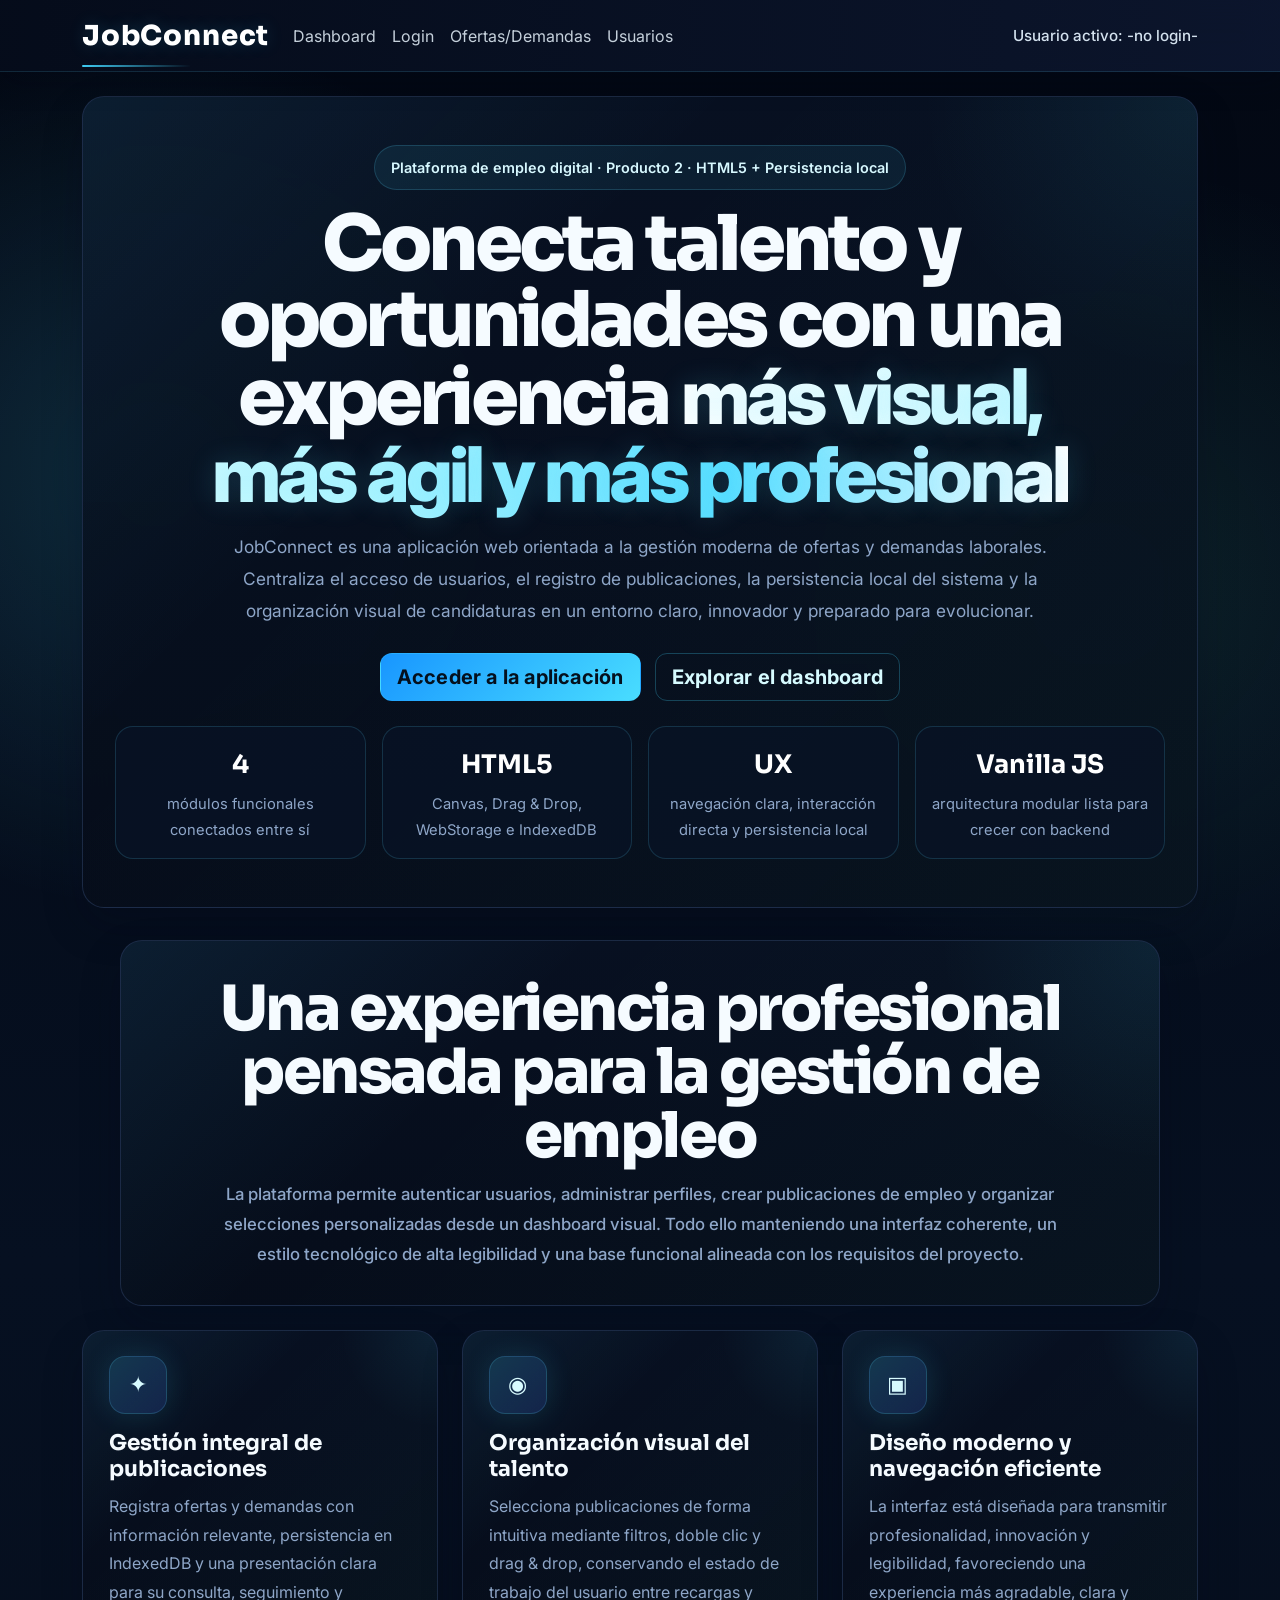
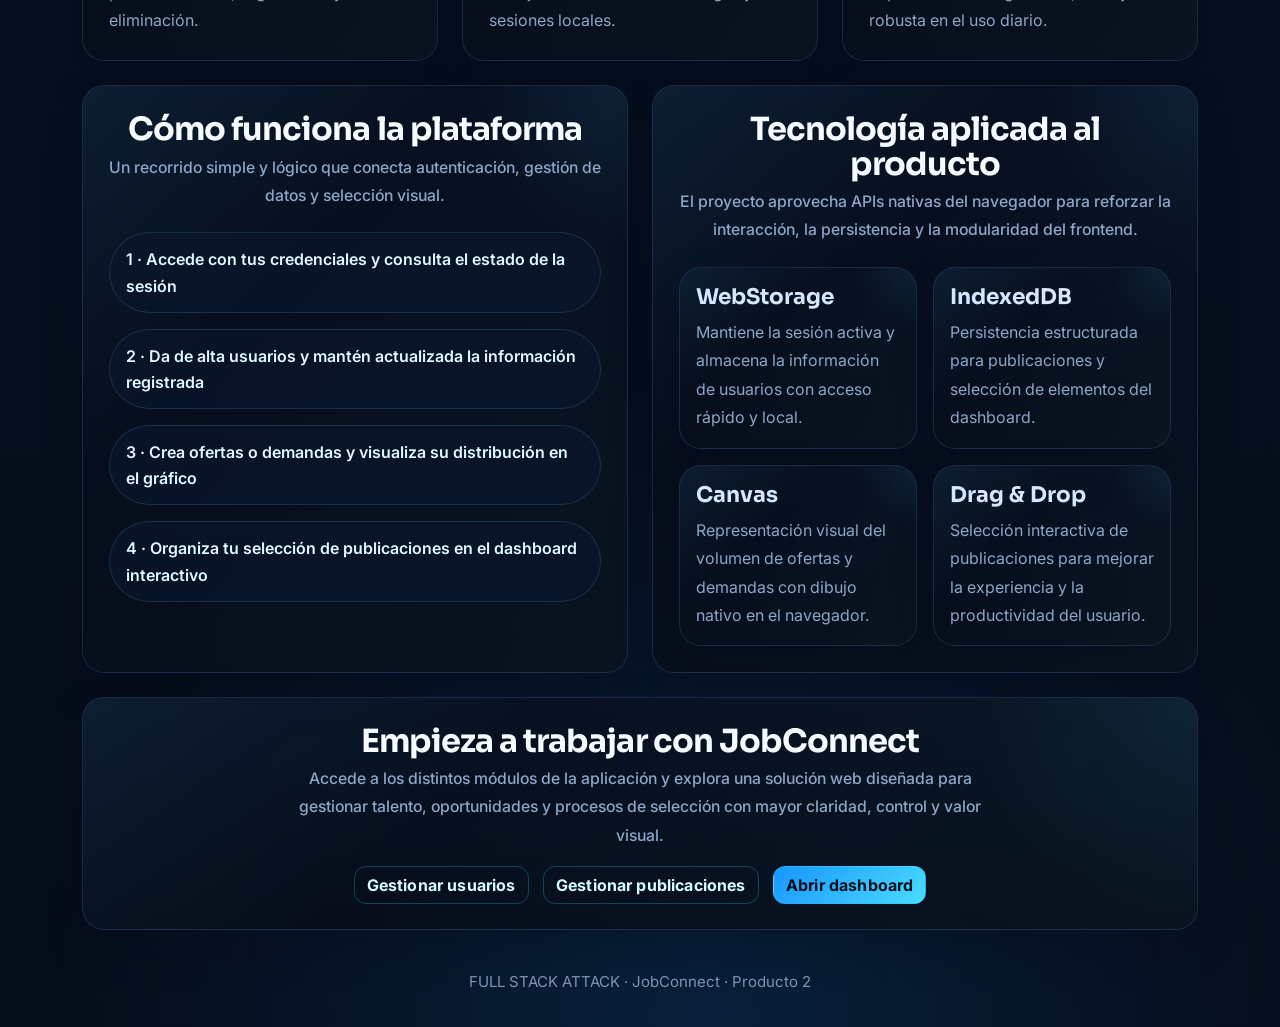
<file: index.html>
<!DOCTYPE html>
<html lang="es">

<head>
  <!-- Configuración básica del documento -->
  <meta charset="UTF-8" />
  <meta name="viewport" content="width=device-width, initial-scale=1.0" />

  <!-- Título mostrado en la pestaña del navegador -->
  <title>JobConnect | Plataforma de empleo</title>

  <!-- Bootstrap 5 para diseño responsive y componentes visuales -->
  <link href="https://cdn.jsdelivr.net/npm/bootstrap@5.3.3/dist/css/bootstrap.min.css" rel="stylesheet"
    integrity="sha384-QWTKZyjpPEjISv5WaRU9OFeRpok6YctnYmDr5pNlyT2bRjXh0JMhjY6hW+ALEwIH" crossorigin="anonymous" />

  <!-- Hoja de estilos propia del proyecto -->
  <link rel="stylesheet" href="assets/css/styles.css" />
</head>

<body>
  <!-- =========================
       BARRA DE NAVEGACIÓN
       =========================
       La marca lleva a la portada principal.
       El resto de enlaces mantiene el acceso directo a las páginas exigidas.
  -->
  <nav class="navbar navbar-expand-lg navbar-dark bg-dark">
    <div class="container">
      <a class="navbar-brand" href="index.html">JobConnect</a>

      <button class="navbar-toggler" type="button" data-bs-toggle="collapse" data-bs-target="#navbarInicio"
        aria-controls="navbarInicio" aria-expanded="false" aria-label="Mostrar navegación">
        <span class="navbar-toggler-icon"></span>
      </button>

      <div class="collapse navbar-collapse" id="navbarInicio">
        <ul class="navbar-nav me-auto mb-2 mb-lg-0">
          <li class="nav-item"><a class="nav-link" href="dashboard.html">Dashboard</a></li>
          <li class="nav-item"><a class="nav-link" href="login.html">Login</a></li>
          <li class="nav-item"><a class="nav-link" href="ofertas-demandas.html">Ofertas/Demandas</a></li>
          <li class="nav-item"><a class="nav-link" href="usuarios.html">Usuarios</a></li>
        </ul>

        <div class="d-flex align-items-center gap-2">
          <span class="navbar-text" id="usuarioActivo">Usuario activo: -no login-</span>
          <button id="btn-cerrar-sesion" class="btn btn-sm btn-outline-light d-none" type="button">
            Cerrar sesión
          </button>
        </div>
      </div>
    </div>
  </nav>

  <!-- =========================
       CONTENIDO PRINCIPAL
       ========================= -->
  <main class="container py-4">
    <!-- Hero principal de la portada -->
    <section class="hero-home text-center">
      <span class="hero-badge">Plataforma de empleo digital · Producto 2 · HTML5 + Persistencia local</span>
      <h1 class="hero-title">
        Conecta talento y oportunidades con una experiencia
        <span class="hero-highlight">más visual, más ágil y más profesional</span>
      </h1>
      <p class="hero-description">
        JobConnect es una aplicación web orientada a la gestión moderna de ofertas y demandas laborales.
        Centraliza el acceso de usuarios, el registro de publicaciones, la persistencia local del sistema y la
        organización visual de candidaturas en un entorno claro, innovador y preparado para evolucionar.
      </p>

      <div class="hero-actions">
        <a href="login.html" class="btn btn-primary btn-lg">Acceder a la aplicación</a>
        <a href="dashboard.html" class="btn btn-outline-primary btn-lg">Explorar el dashboard</a>
      </div>

      <div class="hero-metrics">
        <div class="hero-metric">
          <strong>4</strong>
          <span>módulos funcionales conectados entre sí</span>
        </div>
        <div class="hero-metric">
          <strong>HTML5</strong>
          <span>Canvas, Drag &amp; Drop, WebStorage e IndexedDB</span>
        </div>
        <div class="hero-metric">
          <strong>UX</strong>
          <span>navegación clara, interacción directa y persistencia local</span>
        </div>
        <div class="hero-metric">
          <strong>Vanilla JS</strong>
          <span>arquitectura modular lista para crecer con backend</span>
        </div>
      </div>
    </section>

    <!-- Bloque explicativo principal -->
    <section class="page-intro mb-4">
      <h2 class="page-heading">Una experiencia profesional pensada para la gestión de empleo</h2>
      <p class="page-subtitle">
        La plataforma permite autenticar usuarios, administrar perfiles, crear publicaciones de empleo y organizar
        selecciones personalizadas desde un dashboard visual. Todo ello manteniendo una interfaz coherente, un estilo
        tecnológico de alta legibilidad y una base funcional alineada con los requisitos del proyecto.
      </p>
    </section>

    <!-- Tarjetas con propuesta de valor -->
    <section class="row g-4 mb-4">
      <div class="col-12 col-lg-4">
        <article class="feature-card h-100">
          <div class="card-icon">✦</div>
          <h3>Gestión integral de publicaciones</h3>
          <p>
            Registra ofertas y demandas con información relevante, persistencia en IndexedDB y una presentación clara
            para su consulta, seguimiento y eliminación.
          </p>
        </article>
      </div>

      <div class="col-12 col-lg-4">
        <article class="feature-card h-100">
          <div class="card-icon">◉</div>
          <h3>Organización visual del talento</h3>
          <p>
            Selecciona publicaciones de forma intuitiva mediante filtros, doble clic y drag &amp; drop, conservando el
            estado de trabajo del usuario entre recargas y sesiones locales.
          </p>
        </article>
      </div>

      <div class="col-12 col-lg-4">
        <article class="feature-card h-100">
          <div class="card-icon">▣</div>
          <h3>Diseño moderno y navegación eficiente</h3>
          <p>
            La interfaz está diseñada para transmitir profesionalidad, innovación y legibilidad, favoreciendo una
            experiencia más agradable, clara y robusta en el uso diario.
          </p>
        </article>
      </div>
    </section>

    <!-- Flujo de trabajo -->
    <section class="row g-4 mb-4">
      <div class="col-12 col-lg-6">
        <section class="process-card h-100">
          <div class="section-heading-block">
            <h2 class="section-title">Cómo funciona la plataforma</h2>
            <p class="section-subtitle">
              Un recorrido simple y lógico que conecta autenticación, gestión de datos y selección visual.
            </p>
          </div>

          <div class="d-grid gap-3">
            <div class="info-chip">1 · Accede con tus credenciales y consulta el estado de la sesión</div>
            <div class="info-chip">2 · Da de alta usuarios y mantén actualizada la información registrada</div>
            <div class="info-chip">3 · Crea ofertas o demandas y visualiza su distribución en el gráfico</div>
            <div class="info-chip">4 · Organiza tu selección de publicaciones en el dashboard interactivo</div>
          </div>
        </section>
      </div>

      <div class="col-12 col-lg-6">
        <section class="highlight-card h-100">
          <div class="section-heading-block">
            <h2 class="section-title">Tecnología aplicada al producto</h2>
            <p class="section-subtitle">
              El proyecto aprovecha APIs nativas del navegador para reforzar la interacción, la persistencia y la
              modularidad del frontend.
            </p>
          </div>

          <div class="row g-3">
            <div class="col-12 col-md-6">
              <article class="section-glass p-3 h-100">
                <h3 class="h5 mb-2">WebStorage</h3>
                <p class="mb-0 text-muted">Mantiene la sesión activa y almacena la información de usuarios con acceso rápido y local.</p>
              </article>
            </div>
            <div class="col-12 col-md-6">
              <article class="section-glass p-3 h-100">
                <h3 class="h5 mb-2">IndexedDB</h3>
                <p class="mb-0 text-muted">Persistencia estructurada para publicaciones y selección de elementos del dashboard.</p>
              </article>
            </div>
            <div class="col-12 col-md-6">
              <article class="section-glass p-3 h-100">
                <h3 class="h5 mb-2">Canvas</h3>
                <p class="mb-0 text-muted">Representación visual del volumen de ofertas y demandas con dibujo nativo en el navegador.</p>
              </article>
            </div>
            <div class="col-12 col-md-6">
              <article class="section-glass p-3 h-100">
                <h3 class="h5 mb-2">Drag &amp; Drop</h3>
                <p class="mb-0 text-muted">Selección interactiva de publicaciones para mejorar la experiencia y la productividad del usuario.</p>
              </article>
            </div>
          </div>
        </section>
      </div>
    </section>

    <!-- CTA final -->
    <section class="cta-panel text-center">
      <div class="section-heading-block mb-3">
        <h2 class="section-title">Empieza a trabajar con JobConnect</h2>
        <p class="section-subtitle">
          Accede a los distintos módulos de la aplicación y explora una solución web diseñada para gestionar talento,
          oportunidades y procesos de selección con mayor claridad, control y valor visual.
        </p>
      </div>

      <div class="hero-actions mb-0">
        <a href="usuarios.html" class="btn btn-outline-primary">Gestionar usuarios</a>
        <a href="ofertas-demandas.html" class="btn btn-outline-primary">Gestionar publicaciones</a>
        <a href="dashboard.html" class="btn btn-primary">Abrir dashboard</a>
      </div>
    </section>
  </main>

  <footer>
    <div class="container text-center">
      FULL STACK ATTACK · JobConnect · Producto 2
    </div>
  </footer>

  <!-- Bootstrap JS para navbar responsive y otros componentes -->
  <script src="https://cdn.jsdelivr.net/npm/bootstrap@5.3.3/dist/js/bootstrap.bundle.min.js"
    integrity="sha384-YvpcrYf0tY3lHB60NNkmXc5s9fDVZLESaAA55NDzOxhy9GkcIdslK1eN7N6jIeHz"
    crossorigin="anonymous"></script>

  <!-- Módulo UI para pintar el usuario activo y gestionar el cierre de sesión -->
  <script type="module">
    import { inicializarAlmacenamiento } from "./assets/js/almacenaje.js";
    import { configurarBotonCerrarSesion, pintarUsuarioEnNavbar } from "./assets/js/ui.js";

    window.addEventListener("DOMContentLoaded", async () => {
      await inicializarAlmacenamiento();
      pintarUsuarioEnNavbar();
      configurarBotonCerrarSesion();
    });
  </script>
</body>

</html>
</file>
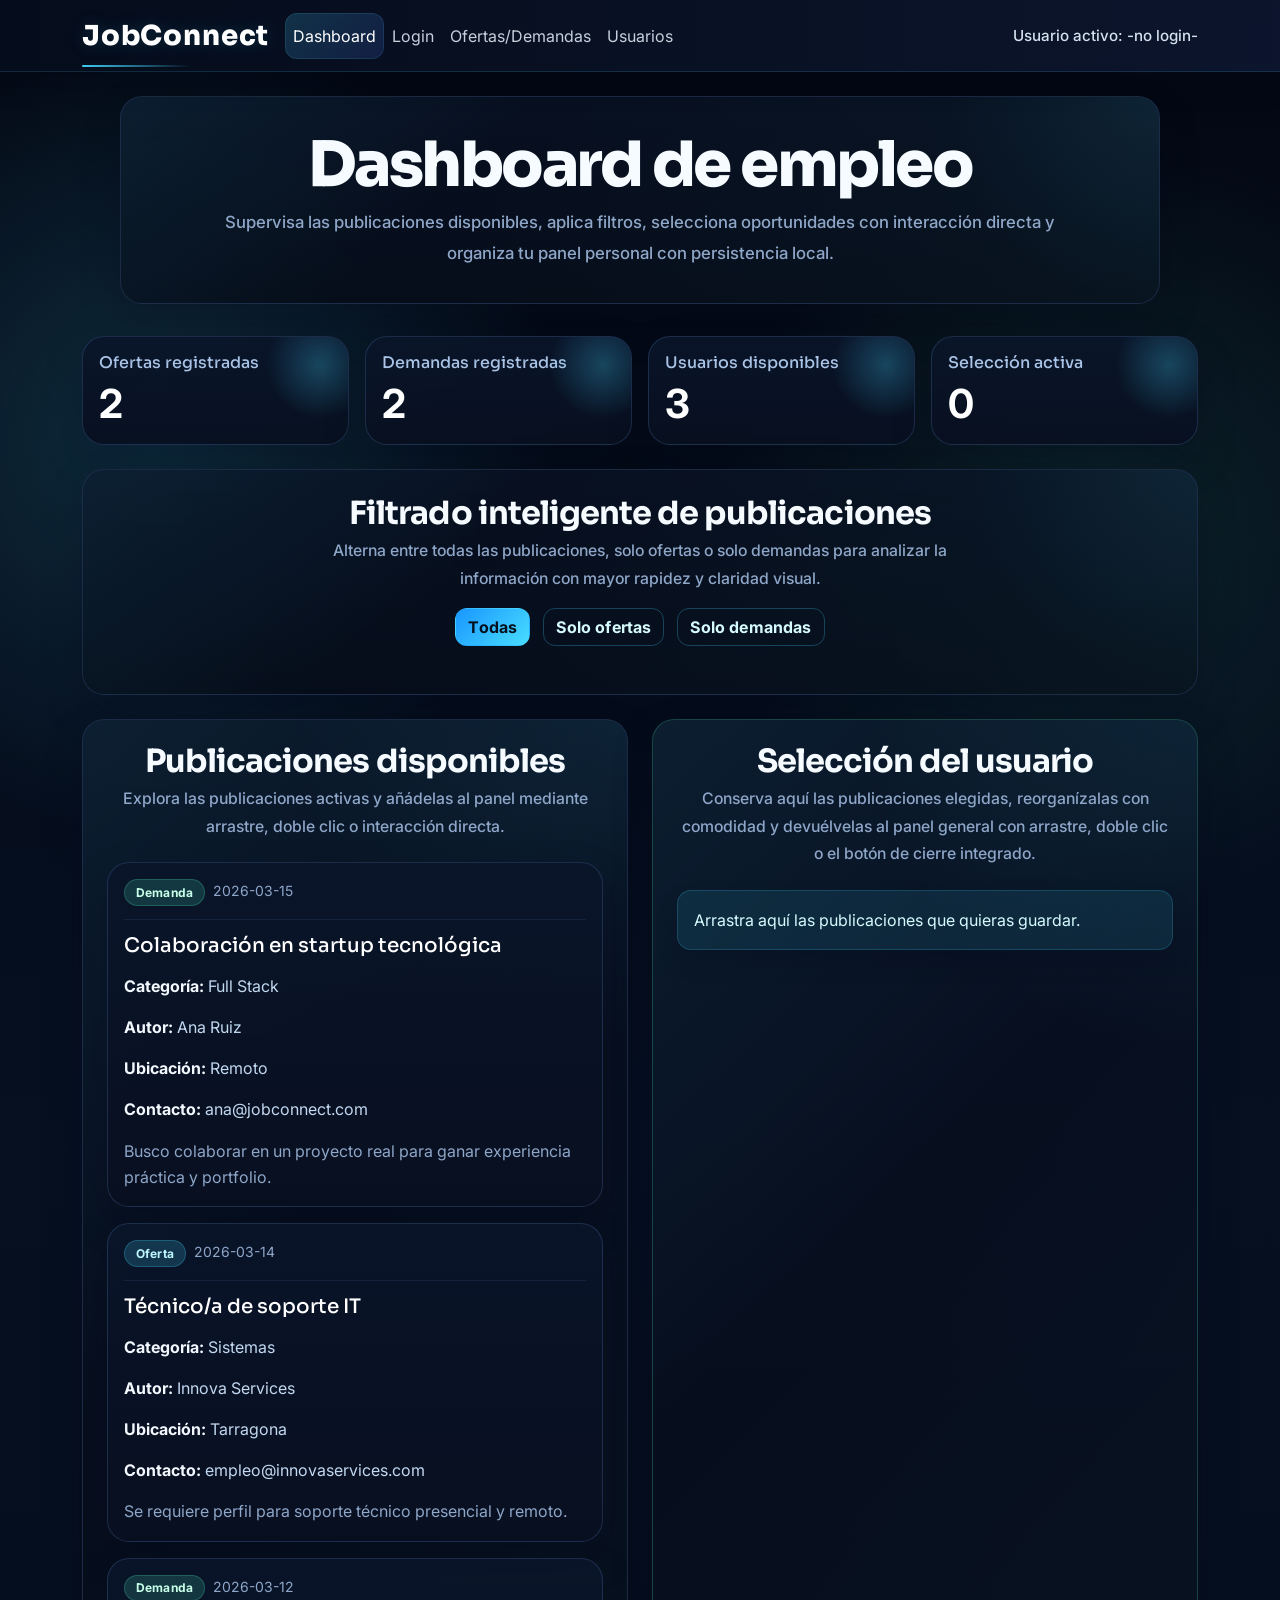
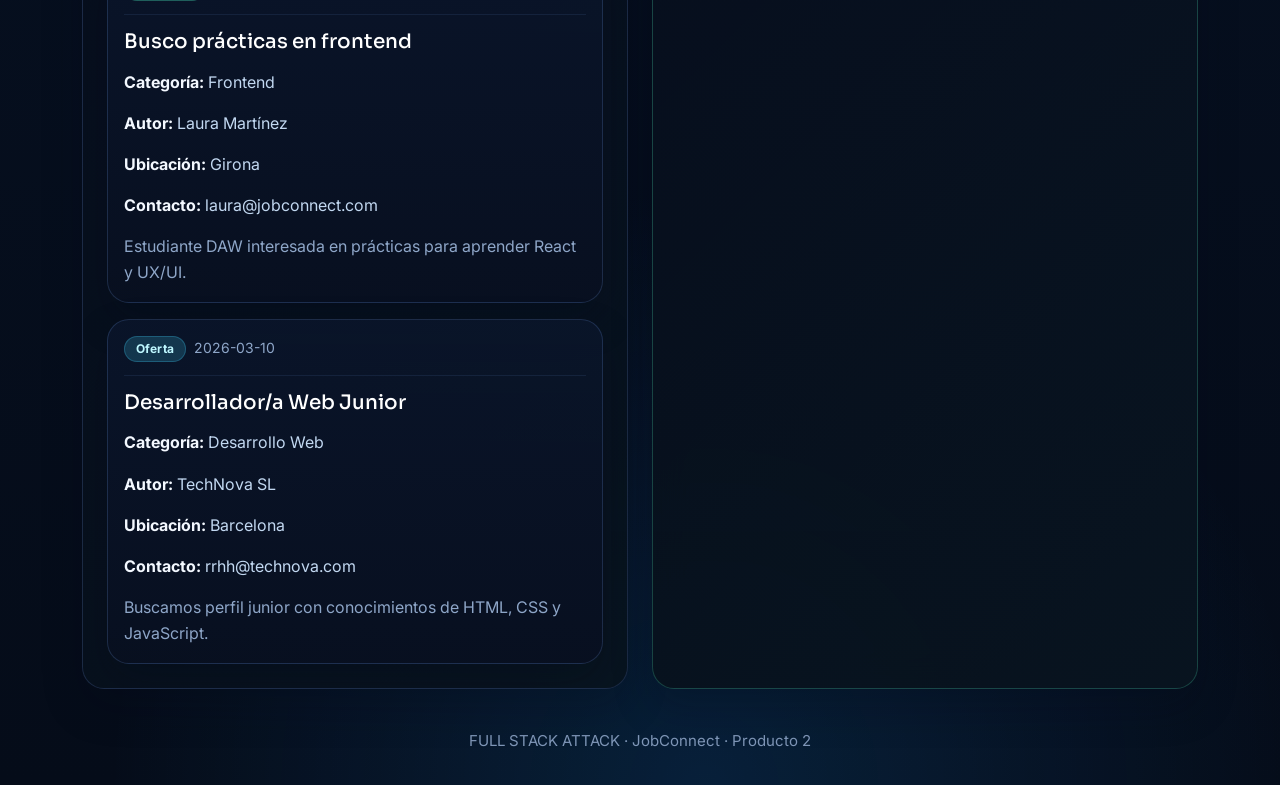
<file: dashboard.html>
<!DOCTYPE html>
<html lang="es">

<head>
  <!-- Configuración básica del documento -->
  <meta charset="UTF-8" />
  <meta name="viewport" content="width=device-width, initial-scale=1.0" />

  <!-- Título que aparece en la pestaña del navegador -->
  <title>JobConnect | Dashboard</title>

  <!-- Bootstrap 5 para estilos, grid, componentes y diseño responsive -->
  <link href="https://cdn.jsdelivr.net/npm/bootstrap@5.3.3/dist/css/bootstrap.min.css" rel="stylesheet"
    integrity="sha384-QWTKZyjpPEjISv5WaRU9OFeRpok6YctnYmDr5pNlyT2bRjXh0JMhjY6hW+ALEwIH" crossorigin="anonymous" />

  <!-- Hoja de estilos propia del proyecto -->
  <link rel="stylesheet" href="assets/css/styles.css" />
</head>

<body>
  <!-- =========================
       BARRA DE NAVEGACIÓN
       ========================= -->
  <nav class="navbar navbar-expand-lg navbar-dark bg-dark">
    <div class="container">
      <a class="navbar-brand" href="index.html">JobConnect</a>

      <button class="navbar-toggler" type="button" data-bs-toggle="collapse" data-bs-target="#navbarPrincipal"
        aria-controls="navbarPrincipal" aria-expanded="false" aria-label="Mostrar navegación">
        <span class="navbar-toggler-icon"></span>
      </button>

      <div class="collapse navbar-collapse" id="navbarPrincipal">
        <ul class="navbar-nav me-auto mb-2 mb-lg-0">
          <li class="nav-item"><a class="nav-link active" href="dashboard.html">Dashboard</a></li>
          <li class="nav-item"><a class="nav-link" href="login.html">Login</a></li>
          <li class="nav-item"><a class="nav-link" href="ofertas-demandas.html">Ofertas/Demandas</a></li>
          <li class="nav-item"><a class="nav-link" href="usuarios.html">Usuarios</a></li>
        </ul>

        <div class="d-flex align-items-center gap-2">
          <span class="navbar-text" id="usuarioActivo">Usuario activo: -no login-</span>
          <button id="btn-cerrar-sesion" class="btn btn-sm btn-outline-light d-none" type="button">
            Cerrar sesión
          </button>
        </div>
      </div>
    </div>
  </nav>

  <!-- =========================
       CONTENIDO PRINCIPAL
       ========================= -->
  <main class="container py-4">
    <section class="page-intro">
      <h1 class="page-heading">Dashboard de empleo</h1>
      <p class="page-subtitle mb-0">
        Supervisa las publicaciones disponibles, aplica filtros, selecciona oportunidades con interacción directa y
        organiza tu panel personal con persistencia local.
      </p>
    </section>

    <section class="row g-3 mb-4">
      <div class="col-12 col-md-6 col-xl-3">
        <div class="card card-resumen h-100">
          <div class="card-body">
            <h2 class="h6 text-muted">Ofertas registradas</h2>
            <p class="display-6 mb-0" id="total-ofertas">0</p>
          </div>
        </div>
      </div>

      <div class="col-12 col-md-6 col-xl-3">
        <div class="card card-resumen h-100">
          <div class="card-body">
            <h2 class="h6 text-muted">Demandas registradas</h2>
            <p class="display-6 mb-0" id="total-demandas">0</p>
          </div>
        </div>
      </div>

      <div class="col-12 col-md-6 col-xl-3">
        <div class="card card-resumen h-100">
          <div class="card-body">
            <h2 class="h6 text-muted">Usuarios disponibles</h2>
            <p class="display-6 mb-0" id="total-usuarios">0</p>
          </div>
        </div>
      </div>

      <div class="col-12 col-md-6 col-xl-3">
        <div class="card card-resumen h-100">
          <div class="card-body">
            <h2 class="h6 text-muted">Selección activa</h2>
            <p class="display-6 mb-0" id="total-seleccionadas">0</p>
          </div>
        </div>
      </div>
    </section>

    <section class="section-card mb-4">
      <div class="section-heading-block mb-3">
        <h2 class="section-title">Filtrado inteligente de publicaciones</h2>
        <p class="section-subtitle">
          Alterna entre todas las publicaciones, solo ofertas o solo demandas para analizar la información con mayor
          rapidez y claridad visual.
        </p>
      </div>

      <div class="dashboard-toolbar">
        <button type="button" class="btn btn-primary" data-filtro="todas">Todas</button>
        <button type="button" class="btn btn-outline-primary" data-filtro="oferta">Solo ofertas</button>
        <button type="button" class="btn btn-outline-primary" data-filtro="demanda">Solo demandas</button>
      </div>
    </section>

    <div id="mensaje-dashboard" class="mb-3"></div>

    <section class="row g-4">
      <div class="col-12 col-lg-6">
        <div class="drop-zone h-100">
          <div class="section-heading-block">
            <h2 class="section-title">Publicaciones disponibles</h2>
            <p class="section-subtitle">
              Explora las publicaciones activas y añádelas al panel mediante arrastre, doble clic o interacción directa.
            </p>
          </div>

          <div class="row g-3" id="contenedor-publicaciones"></div>
        </div>
      </div>

      <div class="col-12 col-lg-6">
        <div class="drop-zone drop-zone-destino h-100">
          <div class="section-heading-block">
            <h2 class="section-title">Selección del usuario</h2>
            <p class="section-subtitle">
              Conserva aquí las publicaciones elegidas, reorganízalas con comodidad y devuélvelas al panel general con
              arrastre, doble clic o el botón de cierre integrado.
            </p>
          </div>

          <div class="row g-3" id="contenedor-seleccionadas"></div>
        </div>
      </div>
    </section>
  </main>

  <footer>
    <div class="container text-center">
      FULL STACK ATTACK · JobConnect · Producto 2
    </div>
  </footer>

  <script src="https://cdn.jsdelivr.net/npm/bootstrap@5.3.3/dist/js/bootstrap.bundle.min.js"
    integrity="sha384-YvpcrYf0tY3lHB60NNkmXc5s9fDVZLESaAA55NDzOxhy9GkcIdslK1eN7N6jIeHz"
    crossorigin="anonymous"></script>

  <script type="module" src="assets/js/int_1_dashboard.js"></script>
</body>

</html>
</file>
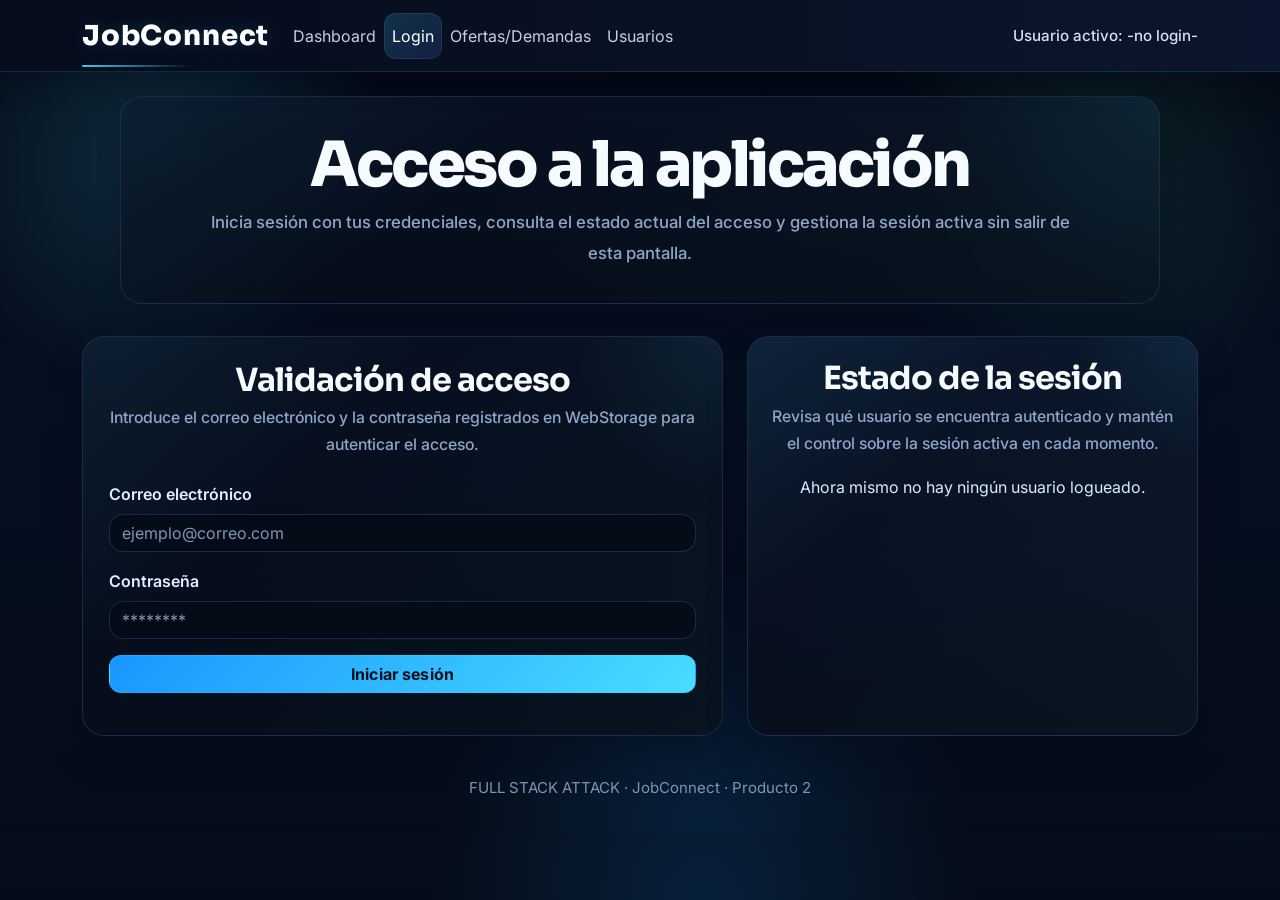
<file: login.html>
<!DOCTYPE html>
<html lang="es">

<head>
  <!-- Configuración básica del documento -->
  <meta charset="UTF-8" />
  <meta name="viewport" content="width=device-width, initial-scale=1.0" />

  <!-- Título mostrado en la pestaña del navegador -->
  <title>JobConnect | Login</title>

  <!-- Bootstrap 5 para diseño responsive y componentes visuales -->
  <link href="https://cdn.jsdelivr.net/npm/bootstrap@5.3.3/dist/css/bootstrap.min.css" rel="stylesheet"
    integrity="sha384-QWTKZyjpPEjISv5WaRU9OFeRpok6YctnYmDr5pNlyT2bRjXh0JMhjY6hW+ALEwIH" crossorigin="anonymous" />

  <!-- Hoja de estilos propia del proyecto -->
  <link rel="stylesheet" href="assets/css/styles.css" />
</head>

<body>
  <nav class="navbar navbar-expand-lg navbar-dark bg-dark">
    <div class="container">
      <a class="navbar-brand" href="index.html">JobConnect</a>

      <button class="navbar-toggler" type="button" data-bs-toggle="collapse" data-bs-target="#navbarLogin"
        aria-controls="navbarLogin" aria-expanded="false" aria-label="Mostrar navegación">
        <span class="navbar-toggler-icon"></span>
      </button>

      <div class="collapse navbar-collapse" id="navbarLogin">
        <ul class="navbar-nav me-auto mb-2 mb-lg-0">
          <li class="nav-item"><a class="nav-link" href="dashboard.html">Dashboard</a></li>
          <li class="nav-item"><a class="nav-link active" href="login.html">Login</a></li>
          <li class="nav-item"><a class="nav-link" href="ofertas-demandas.html">Ofertas/Demandas</a></li>
          <li class="nav-item"><a class="nav-link" href="usuarios.html">Usuarios</a></li>
        </ul>

        <div class="d-flex align-items-center gap-2">
          <span class="navbar-text" id="usuarioActivo">Usuario activo: -no login-</span>
          <button id="btn-cerrar-sesion" class="btn btn-sm btn-outline-light d-none" type="button">
            Cerrar sesión
          </button>
        </div>
      </div>
    </div>
  </nav>

  <main class="container py-4">
    <section class="page-intro">
      <h1 class="page-heading">Acceso a la aplicación</h1>
      <p class="page-subtitle mb-0">
        Inicia sesión con tus credenciales, consulta el estado actual del acceso y gestiona la sesión activa sin salir
        de esta pantalla.
      </p>
    </section>

    <div class="row justify-content-center g-4">
      <div class="col-12 col-lg-7">
        <div class="seccion-formulario h-100 login-panel">
          <div class="section-heading-block">
            <h2 class="section-title">Validación de acceso</h2>
            <p class="section-subtitle">
              Introduce el correo electrónico y la contraseña registrados en WebStorage para autenticar el acceso.
            </p>
          </div>

          <form id="form-login" novalidate>
            <div class="mb-3">
              <label for="email-login" class="form-label">Correo electrónico</label>
              <input type="email" class="form-control" id="email-login" placeholder="ejemplo@correo.com" required />
            </div>

            <div class="mb-3">
              <label for="password-login" class="form-label">Contraseña</label>
              <input type="password" class="form-control" id="password-login" placeholder="********" required />
            </div>

            <div class="d-grid">
              <button type="submit" class="btn btn-primary">Iniciar sesión</button>
            </div>
          </form>

          <div id="mensaje-login" class="mt-3"></div>
        </div>
      </div>

      <div class="col-12 col-lg-5">
        <div class="section-card h-100 session-panel p-4">
          <div class="section-heading-block mb-3">
            <h2 class="section-title">Estado de la sesión</h2>
            <p class="section-subtitle">
              Revisa qué usuario se encuentra autenticado y mantén el control sobre la sesión activa en cada momento.
            </p>
          </div>

          <p id="usuario-activo-pagina" class="mb-0 text-center">
            Comprobando el usuario activo...
          </p>
        </div>
      </div>
    </div>
  </main>

  <footer>
    <div class="container text-center">
      FULL STACK ATTACK · JobConnect · Producto 2
    </div>
  </footer>

  <script src="https://cdn.jsdelivr.net/npm/bootstrap@5.3.3/dist/js/bootstrap.bundle.min.js"
    integrity="sha384-YvpcrYf0tY3lHB60NNkmXc5s9fDVZLESaAA55NDzOxhy9GkcIdslK1eN7N6jIeHz"
    crossorigin="anonymous"></script>

  <script type="module" src="assets/js/int_2_login.js"></script>
</body>

</html>
</file>
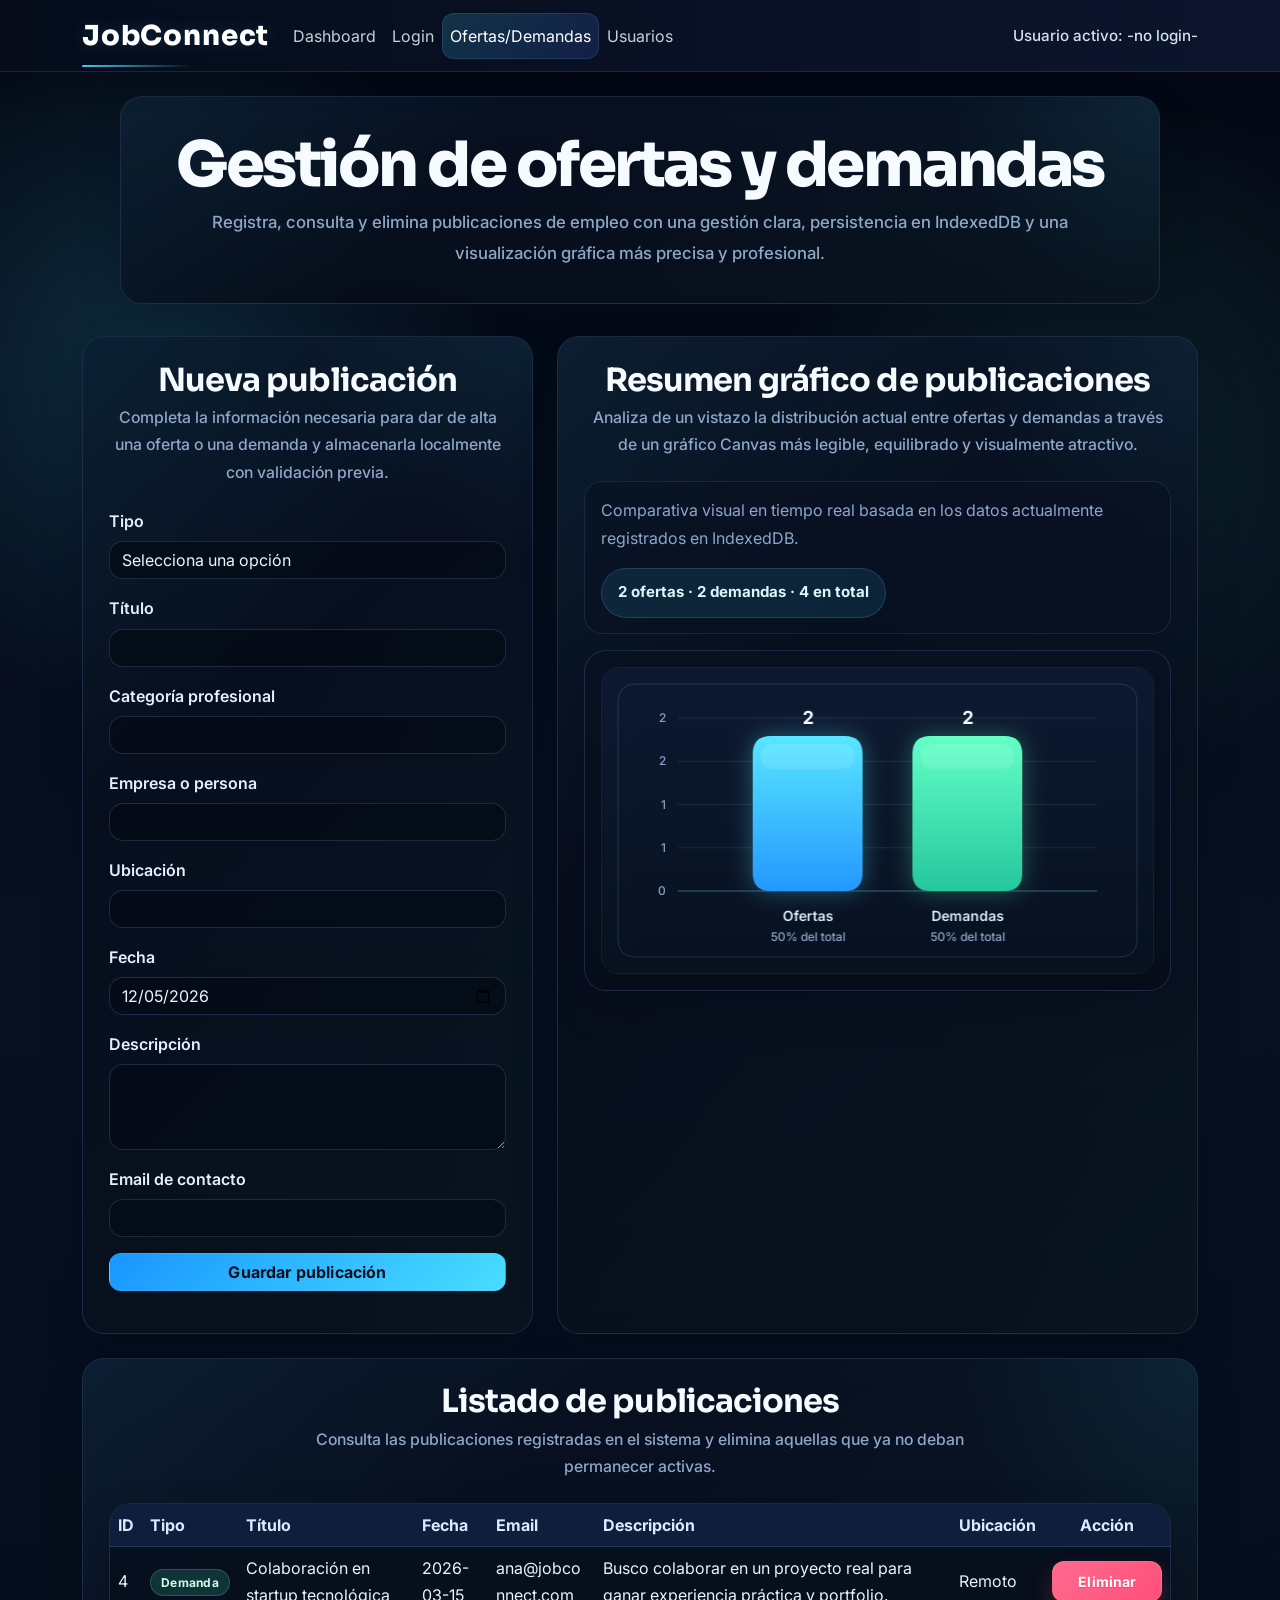
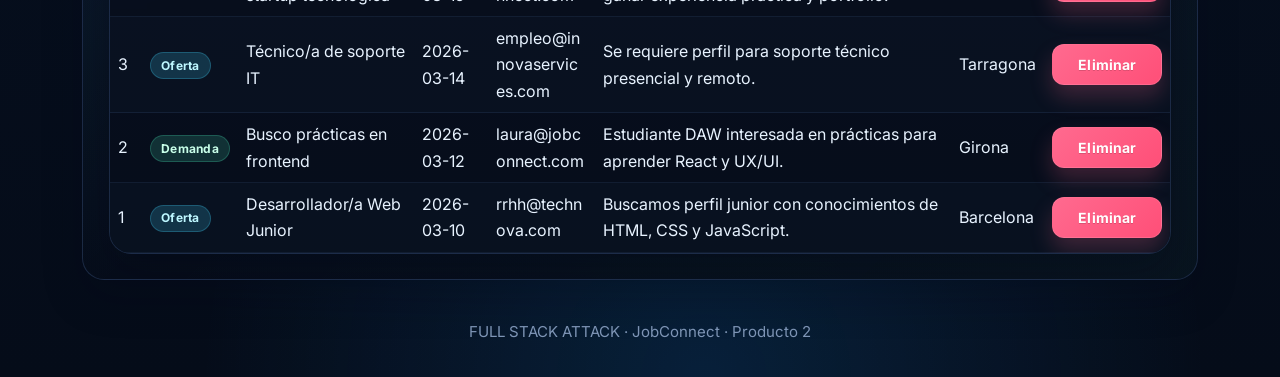
<file: ofertas-demandas.html>
<!DOCTYPE html>
<html lang="es">

<head>
  <!-- Configuración básica del documento -->
  <meta charset="UTF-8" />
  <meta name="viewport" content="width=device-width, initial-scale=1.0" />

  <!-- Título mostrado en la pestaña del navegador -->
  <title>JobConnect | Gestión de ofertas y demandas</title>

  <!-- Bootstrap 5 para maquetación responsive y componentes visuales -->
  <link href="https://cdn.jsdelivr.net/npm/bootstrap@5.3.3/dist/css/bootstrap.min.css" rel="stylesheet"
    integrity="sha384-QWTKZyjpPEjISv5WaRU9OFeRpok6YctnYmDr5pNlyT2bRjXh0JMhjY6hW+ALEwIH" crossorigin="anonymous" />

  <!-- Hoja de estilos propia del proyecto -->
  <link rel="stylesheet" href="assets/css/styles.css" />
</head>

<body>
  <nav class="navbar navbar-expand-lg navbar-dark bg-dark">
    <div class="container">
      <a class="navbar-brand" href="index.html">JobConnect</a>

      <button class="navbar-toggler" type="button" data-bs-toggle="collapse" data-bs-target="#navbarPublicaciones"
        aria-controls="navbarPublicaciones" aria-expanded="false" aria-label="Mostrar navegación">
        <span class="navbar-toggler-icon"></span>
      </button>

      <div class="collapse navbar-collapse" id="navbarPublicaciones">
        <ul class="navbar-nav me-auto mb-2 mb-lg-0">
          <li class="nav-item"><a class="nav-link" href="dashboard.html">Dashboard</a></li>
          <li class="nav-item"><a class="nav-link" href="login.html">Login</a></li>
          <li class="nav-item"><a class="nav-link active" href="ofertas-demandas.html">Ofertas/Demandas</a></li>
          <li class="nav-item"><a class="nav-link" href="usuarios.html">Usuarios</a></li>
        </ul>

        <div class="d-flex align-items-center gap-2">
          <span class="navbar-text" id="usuarioActivo">Usuario activo: -no login-</span>
          <button id="btn-cerrar-sesion" class="btn btn-sm btn-outline-light d-none" type="button">
            Cerrar sesión
          </button>
        </div>
      </div>
    </div>
  </nav>

  <main class="container py-4">
    <section class="page-intro">
      <h1 class="page-heading">Gestión de ofertas y demandas</h1>
      <p class="page-subtitle mb-0">
        Registra, consulta y elimina publicaciones de empleo con una gestión clara, persistencia en IndexedDB y una
        visualización gráfica más precisa y profesional.
      </p>
    </section>

    <div class="row g-4 mb-4">
      <div class="col-12 col-lg-5">
        <section class="seccion-formulario h-100">
          <div class="section-heading-block">
            <h2 class="section-title">Nueva publicación</h2>
            <p class="section-subtitle">
              Completa la información necesaria para dar de alta una oferta o una demanda y almacenarla localmente con
              validación previa.
            </p>
          </div>

          <form id="form-publicacion" novalidate>
            <div class="mb-3">
              <label for="tipo-publicacion" class="form-label">Tipo</label>
              <select id="tipo-publicacion" class="form-select" required>
                <option value="">Selecciona una opción</option>
                <option value="oferta">Oferta</option>
                <option value="demanda">Demanda</option>
              </select>
            </div>

            <div class="mb-3">
              <label for="titulo-publicacion" class="form-label">Título</label>
              <input type="text" id="titulo-publicacion" class="form-control" required />
            </div>

            <div class="mb-3">
              <label for="categoria-publicacion" class="form-label">Categoría profesional</label>
              <input type="text" id="categoria-publicacion" class="form-control" required />
            </div>

            <div class="mb-3">
              <label for="autor-publicacion" class="form-label">Empresa o persona</label>
              <input type="text" id="autor-publicacion" class="form-control" required />
            </div>

            <div class="mb-3">
              <label for="ubicacion-publicacion" class="form-label">Ubicación</label>
              <input type="text" id="ubicacion-publicacion" class="form-control" required />
            </div>

            <div class="mb-3">
              <label for="fecha-publicacion" class="form-label">Fecha</label>
              <input type="date" id="fecha-publicacion" class="form-control" required />
            </div>

            <div class="mb-3">
              <label for="descripcion-publicacion" class="form-label">Descripción</label>
              <textarea id="descripcion-publicacion" class="form-control" rows="3" required></textarea>
            </div>

            <div class="mb-3">
              <label for="email-publicacion" class="form-label">Email de contacto</label>
              <input type="email" id="email-publicacion" class="form-control" required />
            </div>

            <div class="d-grid">
              <button type="submit" class="btn btn-primary">Guardar publicación</button>
            </div>
          </form>

          <div id="mensaje-publicacion" class="mt-3"></div>
        </section>
      </div>

      <div class="col-12 col-lg-7">
        <section class="seccion-listado h-100">
          <div class="section-heading-block">
            <h2 class="section-title">Resumen gráfico de publicaciones</h2>
            <p class="section-subtitle">
              Analiza de un vistazo la distribución actual entre ofertas y demandas a través de un gráfico Canvas más
              legible, equilibrado y visualmente atractivo.
            </p>
          </div>

          <div class="grafico-toolbar">
            <p>
              Comparativa visual en tiempo real basada en los datos actualmente registrados en IndexedDB.
            </p>
            <span id="estado-grafico" class="status-chip">Sin publicaciones registradas</span>
          </div>

          <div class="canvas-wrapper">
            <canvas id="grafico-publicaciones" width="760" height="420" class="canvas-panel"></canvas>
          </div>
        </section>
      </div>
    </div>

    <section class="seccion-listado">
      <div class="section-heading-block">
        <h2 class="section-title">Listado de publicaciones</h2>
        <p class="section-subtitle">
          Consulta las publicaciones registradas en el sistema y elimina aquellas que ya no deban permanecer activas.
        </p>
      </div>

      <div class="table-responsive table-wrapper">
        <table class="table table-hover align-middle mb-0 tabla-datos tabla-publicaciones">
          <thead>
            <tr>
              <th>ID</th>
              <th>Tipo</th>
              <th>Título</th>
              <th>Fecha</th>
              <th>Email</th>
              <th>Descripción</th>
              <th>Ubicación</th>
              <th class="columna-accion">Acción</th>
            </tr>
          </thead>
          <tbody id="tabla-publicaciones-body">
            <tr class="fila-vacia">
              <td colspan="8" class="text-center text-muted">No hay publicaciones registradas.</td>
            </tr>
          </tbody>
        </table>
      </div>
    </section>
  </main>

  <footer>
    <div class="container text-center">
      FULL STACK ATTACK · JobConnect · Producto 2
    </div>
  </footer>

  <script src="https://cdn.jsdelivr.net/npm/bootstrap@5.3.3/dist/js/bootstrap.bundle.min.js"
    integrity="sha384-YvpcrYf0tY3lHB60NNkmXc5s9fDVZLESaAA55NDzOxhy9GkcIdslK1eN7N6jIeHz"
    crossorigin="anonymous"></script>

  <script type="module" src="assets/js/int_3_empleos.js"></script>
</body>

</html>
</file>
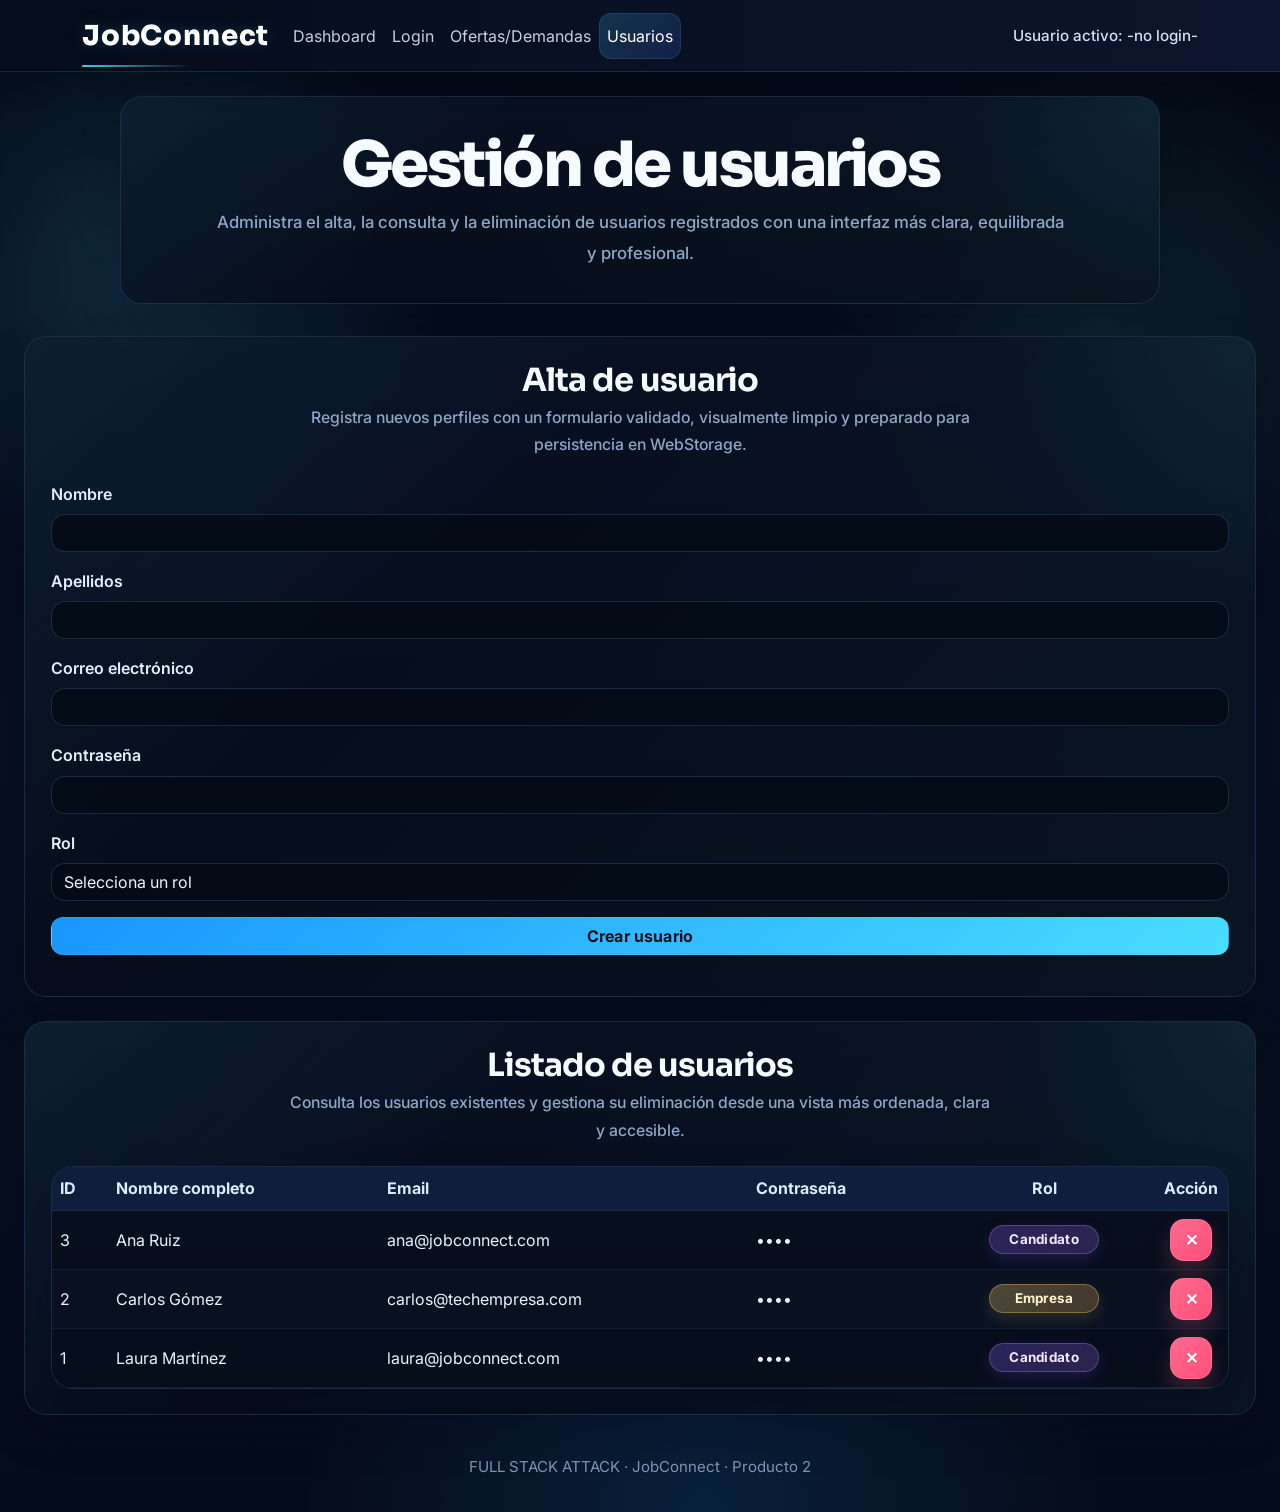
<file: usuarios.html>
<!DOCTYPE html>
<html lang="es">

<head>
  <!-- Configuración básica del documento -->
  <meta charset="UTF-8" />
  <meta name="viewport" content="width=device-width, initial-scale=1.0" />

  <!-- Título mostrado en la pestaña del navegador -->
  <title>JobConnect | Gestión de usuarios</title>

  <!-- Bootstrap 5 para diseño responsive y componentes visuales -->
  <link href="https://cdn.jsdelivr.net/npm/bootstrap@5.3.3/dist/css/bootstrap.min.css" rel="stylesheet"
    integrity="sha384-QWTKZyjpPEjISv5WaRU9OFeRpok6YctnYmDr5pNlyT2bRjXh0JMhjY6hW+ALEwIH" crossorigin="anonymous" />

  <!-- Hoja de estilos propia del proyecto -->
  <link rel="stylesheet" href="assets/css/styles.css" />
</head>

<body>
  <nav class="navbar navbar-expand-lg navbar-dark bg-dark">
    <div class="container">
      <a class="navbar-brand" href="index.html">JobConnect</a>

      <button class="navbar-toggler" type="button" data-bs-toggle="collapse" data-bs-target="#navbarUsuarios"
        aria-controls="navbarUsuarios" aria-expanded="false" aria-label="Mostrar navegación">
        <span class="navbar-toggler-icon"></span>
      </button>

      <div class="collapse navbar-collapse" id="navbarUsuarios">
        <ul class="navbar-nav me-auto mb-2 mb-lg-0">
          <li class="nav-item"><a class="nav-link" href="dashboard.html">Dashboard</a></li>
          <li class="nav-item"><a class="nav-link" href="login.html">Login</a></li>
          <li class="nav-item"><a class="nav-link" href="ofertas-demandas.html">Ofertas/Demandas</a></li>
          <li class="nav-item"><a class="nav-link active" href="usuarios.html">Usuarios</a></li>
        </ul>

        <div class="d-flex align-items-center gap-2">
          <span class="navbar-text" id="usuarioActivo">Usuario activo: -no login-</span>
          <button id="btn-cerrar-sesion" class="btn btn-sm btn-outline-light d-none" type="button">
            Cerrar sesión
          </button>
        </div>
      </div>
    </div>
  </nav>

  <main class="container-fluid px-4 px-xxl-5 py-4 usuarios-page">
    <section class="page-intro">
      <h1 class="page-heading">Gestión de usuarios</h1>
      <p class="page-subtitle mb-0">
        Administra el alta, la consulta y la eliminación de usuarios registrados con una interfaz más clara, equilibrada
        y profesional.
      </p>
    </section>

    <div class="row g-4 usuarios-layout">
      <div class="col-12 col-xxl-4">
        <section class="seccion-formulario h-100">
          <div class="section-heading-block">
            <h2 class="section-title">Alta de usuario</h2>
            <p class="section-subtitle">
              Registra nuevos perfiles con un formulario validado, visualmente limpio y preparado para persistencia en
              WebStorage.
            </p>
          </div>

          <form id="form-usuario" novalidate>
            <div class="mb-3">
              <label for="nombre-usuario" class="form-label">Nombre</label>
              <input type="text" id="nombre-usuario" class="form-control" required />
            </div>

            <div class="mb-3">
              <label for="apellidos-usuario" class="form-label">Apellidos</label>
              <input type="text" id="apellidos-usuario" class="form-control" required />
            </div>

            <div class="mb-3">
              <label for="email-usuario" class="form-label">Correo electrónico</label>
              <input type="email" id="email-usuario" class="form-control" required />
            </div>

            <div class="mb-3">
              <label for="password-usuario" class="form-label">Contraseña</label>
              <input type="password" id="password-usuario" class="form-control" required />
            </div>

            <div class="mb-3">
              <label for="rol-usuario" class="form-label">Rol</label>
              <select id="rol-usuario" class="form-select" required>
                <option value="">Selecciona un rol</option>
                <option value="candidato">Candidato</option>
                <option value="empresa">Empresa</option>
              </select>
            </div>

            <div class="d-grid">
              <button type="submit" class="btn btn-primary">Crear usuario</button>
            </div>
          </form>

          <div id="mensaje-usuario" class="mt-3"></div>
        </section>
      </div>

      <div class="col-12 col-xxl-8">
        <section class="seccion-listado h-100">
          <div class="section-heading-block">
            <h2 class="section-title">Listado de usuarios</h2>
            <p class="section-subtitle">
              Consulta los usuarios existentes y gestiona su eliminación desde una vista más ordenada, clara y accesible.
            </p>
          </div>

          <div class="table-responsive table-wrapper">
            <table class="table table-hover align-middle mb-0 tabla-datos tabla-usuarios">
              <thead>
                <tr>
                  <th>ID</th>
                  <th>Nombre completo</th>
                  <th>Email</th>
                  <th>Contraseña</th>
                  <th class="columna-rol">Rol</th>
                  <th class="columna-accion">Acción</th>
                </tr>
              </thead>
              <tbody id="tabla-usuarios-body">
                <tr class="fila-vacia">
                  <td colspan="6" class="text-center text-muted">No hay usuarios registrados.</td>
                </tr>
              </tbody>
            </table>
          </div>
        </section>
      </div>
    </div>
  </main>

  <footer>
    <div class="container text-center">
      FULL STACK ATTACK · JobConnect · Producto 2
    </div>
  </footer>

  <script src="https://cdn.jsdelivr.net/npm/bootstrap@5.3.3/dist/js/bootstrap.bundle.min.js"
    integrity="sha384-YvpcrYf0tY3lHB60NNkmXc5s9fDVZLESaAA55NDzOxhy9GkcIdslK1eN7N6jIeHz"
    crossorigin="anonymous"></script>

  <script type="module" src="assets/js/int_4_usuarios.js"></script>
</body>

</html>
</file>
<file: assets/css/styles.css>
@import url("https://fonts.googleapis.com/css2?family=Inter:wght@400;500;600;700;800&family=Sora:wght@500;600;700;800&display=swap");

/* =========================================================
   JobConnect - FULL STACK ATTACK
   Producto 2 - Estilos personalizados (Bootstrap + mejoras UX/UI)
   ========================================================= */

/* ---------- Variables visuales ---------- */
:root {
  --jc-primary: #42d6ff;
  --jc-primary-strong: #1799ff;
  --jc-primary-soft: rgba(66, 214, 255, 0.12);
  --jc-success: #4ff0be;
  --jc-success-soft: rgba(79, 240, 190, 0.14);
  --jc-danger: #ff6a8f;
  --jc-danger-strong: #ff4f78;
  --jc-warning: #ffd772;
  --jc-heading: #f5fbff;
  --jc-text: #d5e6ff;
  --jc-muted: #8ea6c8;
  --jc-bg: #050c19;
  --jc-panel: rgba(7, 16, 31, 0.88);
  --jc-panel-strong: rgba(8, 17, 34, 0.95);
  --jc-panel-soft: rgba(12, 23, 46, 0.92);
  --jc-border: rgba(120, 170, 255, 0.18);
  --jc-border-strong: rgba(91, 215, 255, 0.32);
  --jc-shadow-sm: 0 18px 40px rgba(1, 9, 24, 0.24);
  --jc-shadow-md: 0 26px 60px rgba(1, 9, 24, 0.38);
  --jc-shadow-glow: 0 0 28px rgba(66, 214, 255, 0.14);
  --jc-radius: 22px;
  --jc-radius-sm: 14px;
  --jc-heading-font: "Sora", "Inter", sans-serif;
  --jc-body-font: "Inter", "Segoe UI", Roboto, Arial, sans-serif;
}

/* ---------- Base general ---------- */
html,
body {
  min-height: 100%;
  color: var(--jc-text);
  background:
    radial-gradient(circle at 12% 18%, rgba(66, 214, 255, 0.16), transparent 18%),
    radial-gradient(circle at 86% 22%, rgba(79, 240, 190, 0.10), transparent 18%),
    radial-gradient(circle at 55% 100%, rgba(23, 153, 255, 0.14), transparent 24%),
    linear-gradient(180deg, #030813 0%, #061021 48%, #050c19 100%);
  scroll-behavior: smooth;
}

body {
  position: relative;
  font-family: var(--jc-body-font);
  line-height: 1.65;
  overflow-x: hidden;
}

body::before,
body::after {
  content: "";
  position: fixed;
  z-index: -2;
  border-radius: 999px;
  pointer-events: none;
  filter: blur(12px);
  opacity: 0.58;
}

body::before {
  top: 88px;
  left: -100px;
  width: 260px;
  height: 260px;
  background: rgba(66, 214, 255, 0.14);
  animation: orbitar 16s ease-in-out infinite;
}

body::after {
  right: -120px;
  bottom: 70px;
  width: 320px;
  height: 320px;
  background: rgba(79, 240, 190, 0.11);
  animation: orbitar 20s ease-in-out infinite reverse;
}

main.container,
main.container-fluid,
.container.py-4,
.container.py-5 {
  position: relative;
  animation: fadeInPage 0.45s ease-in-out;
}

main.container::before,
main.container-fluid::before {
  content: "";
  position: absolute;
  inset: 10px 0 auto;
  height: 140px;
  background-image:
    linear-gradient(rgba(88, 167, 255, 0.09) 1px, transparent 1px),
    linear-gradient(90deg, rgba(88, 167, 255, 0.08) 1px, transparent 1px);
  background-size: 28px 28px;
  mask-image: linear-gradient(180deg, rgba(0, 0, 0, 0.72), transparent 90%);
  opacity: 0.16;
  pointer-events: none;
  z-index: -1;
}

/* ---------- Tipografía ---------- */
h1,
h2,
h3,
h4,
h5,
h6 {
  font-family: var(--jc-heading-font);
  color: var(--jc-heading);
}

p,
span,
small,
label,
input,
select,
textarea,
button,
a,
li,
td,
th {
  font-family: var(--jc-body-font);
}

.text-muted {
  color: var(--jc-muted) !important;
}

/* ---------- Navbar ---------- */
.navbar {
  position: sticky;
  top: 0;
  z-index: 1030;
  backdrop-filter: blur(18px);
  background: linear-gradient(90deg, rgba(5, 12, 27, 0.98), rgba(12, 22, 46, 0.95)) !important;
  border-bottom: 1px solid rgba(91, 215, 255, 0.14);
  box-shadow: 0 10px 28px rgba(1, 9, 24, 0.26);
}

.navbar-brand {
  position: relative;
  font-family: var(--jc-heading-font);
  font-weight: 800;
  font-size: 1.72rem;
  letter-spacing: 0.03em;
  color: #ffffff !important;
  text-shadow: 0 0 18px rgba(66, 214, 255, 0.18);
}

.navbar-brand::after {
  content: "";
  position: absolute;
  left: 0;
  bottom: -4px;
  width: 58%;
  height: 2px;
  border-radius: 999px;
  background: linear-gradient(90deg, rgba(66, 214, 255, 0.95), rgba(79, 240, 190, 0));
}

.navbar .nav-link {
  color: rgba(233, 245, 255, 0.84) !important;
  border-radius: 12px;
  padding: 0.62rem 0.96rem;
  transition:
    background-color 0.22s ease,
    color 0.22s ease,
    transform 0.22s ease,
    box-shadow 0.22s ease;
}

.navbar .nav-link:hover {
  color: #ffffff !important;
  background: rgba(66, 214, 255, 0.08);
  transform: translateY(-1px);
}

.navbar .nav-link.active {
  color: #ffffff !important;
  background: linear-gradient(135deg, rgba(66, 214, 255, 0.18), rgba(74, 110, 255, 0.16));
  box-shadow: inset 0 0 0 1px rgba(91, 215, 255, 0.12);
}

.navbar .navbar-text,
#usuarioSesionNavbar,
.usuario-sesion-navbar {
  color: rgba(229, 243, 255, 0.92) !important;
  font-size: 0.95rem;
  font-weight: 500;
}

/* ---------- Bloques principales ---------- */
.page-intro,
.section-card,
.seccion-formulario,
.seccion-listado,
.drop-zone,
.table-wrapper,
.canvas-wrapper,
.hero-home,
.feature-card,
.process-card,
.highlight-card,
.cta-panel,
.section-glass {
  position: relative;
  border: 1px solid var(--jc-border);
  background: linear-gradient(180deg, rgba(8, 17, 34, 0.94), rgba(6, 13, 26, 0.96));
  box-shadow: var(--jc-shadow-sm);
  backdrop-filter: blur(16px);
  overflow: hidden;
}

.page-intro,
.hero-home,
.section-card,
.seccion-formulario,
.seccion-listado,
.drop-zone,
.table-wrapper,
.canvas-wrapper,
.feature-card,
.process-card,
.highlight-card,
.cta-panel,
.section-glass {
  border-radius: var(--jc-radius);
}

.page-intro::before,
.hero-home::before,
.section-card::before,
.seccion-formulario::before,
.seccion-listado::before,
.drop-zone::before,
.feature-card::before,
.process-card::before,
.highlight-card::before,
.cta-panel::before,
.section-glass::before {
  content: "";
  position: absolute;
  inset: 0;
  background:
    linear-gradient(135deg, rgba(66, 214, 255, 0.07), transparent 34%, rgba(79, 240, 190, 0.03)),
    radial-gradient(circle at top right, rgba(66, 214, 255, 0.08), transparent 20%);
  pointer-events: none;
}

.page-intro > *,
.hero-home > *,
.section-card > *,
.seccion-formulario > *,
.seccion-listado > *,
.drop-zone > *,
.feature-card > *,
.process-card > *,
.highlight-card > *,
.cta-panel > *,
.section-glass > * {
  position: relative;
  z-index: 1;
}

.page-intro {
  max-width: 1040px;
  margin: 0 auto 2rem;
  padding: 2.2rem 1.4rem;
  text-align: center;
}

.page-heading {
  font-size: clamp(2.35rem, 5vw, 3.9rem);
  font-weight: 800;
  line-height: 1.02;
  letter-spacing: -0.04em;
  text-align: center;
  margin-bottom: 0.7rem;
}

.page-subtitle {
  max-width: 860px;
  margin: 0 auto;
  font-size: 1.05rem;
  line-height: 1.8;
  font-weight: 500;
  color: var(--jc-muted);
  text-align: center;
}

.section-heading-block {
  display: flex;
  flex-direction: column;
  align-items: center;
  justify-content: center;
  gap: 0.44rem;
  text-align: center;
  margin-bottom: 1.4rem;
}

.section-title {
  margin: 0;
  font-size: clamp(1.6rem, 2.5vw, 2.15rem);
  font-weight: 700;
  line-height: 1.08;
  letter-spacing: -0.03em;
  text-align: center;
}

.section-subtitle {
  max-width: 700px;
  margin: 0;
  font-size: 0.99rem;
  line-height: 1.72;
  font-weight: 500;
  color: var(--jc-muted);
  text-align: center;
}

/* ---------- Hero de portada ---------- */
.hero-home {
  padding: 3rem 2rem;
  margin-bottom: 2rem;
  text-align: center;
}

.hero-badge {
  display: inline-flex;
  align-items: center;
  gap: 0.55rem;
  padding: 0.58rem 0.98rem;
  margin-bottom: 1rem;
  border-radius: 999px;
  border: 1px solid rgba(91, 215, 255, 0.18);
  background: rgba(66, 214, 255, 0.08);
  color: #d7f8ff;
  font-size: 0.9rem;
  font-weight: 600;
}

.hero-title {
  max-width: 930px;
  margin: 0 auto 1rem;
  font-size: clamp(2.8rem, 6vw, 4.8rem);
  font-weight: 800;
  line-height: 1;
  letter-spacing: -0.05em;
}

.hero-highlight {
  background: linear-gradient(90deg, #ffffff 0%, #b5f7ff 40%, #56ddff 72%, #ffffff 100%);
  -webkit-background-clip: text;
  background-clip: text;
  color: transparent;
  text-shadow: 0 0 28px rgba(86, 221, 255, 0.18);
}

.hero-description {
  max-width: 860px;
  margin: 0 auto 1.6rem;
  color: var(--jc-muted);
  font-size: 1.08rem;
  line-height: 1.86;
}

.hero-actions {
  display: flex;
  justify-content: center;
  flex-wrap: wrap;
  gap: 0.9rem;
  margin-bottom: 1.6rem;
}

.hero-metrics {
  display: grid;
  grid-template-columns: repeat(4, minmax(0, 1fr));
  gap: 1rem;
}

.hero-metric {
  padding: 1rem;
  border-radius: 18px;
  border: 1px solid rgba(91, 215, 255, 0.16);
  background: rgba(9, 19, 39, 0.74);
}

.hero-metric strong {
  display: block;
  margin-bottom: 0.25rem;
  font-family: var(--jc-heading-font);
  font-size: 1.6rem;
  color: #ffffff;
}

.hero-metric span {
  color: var(--jc-muted);
  font-size: 0.92rem;
}

.card-icon {
  width: 58px;
  height: 58px;
  display: inline-flex;
  align-items: center;
  justify-content: center;
  margin-bottom: 1rem;
  border-radius: 16px;
  background: linear-gradient(135deg, rgba(66, 214, 255, 0.16), rgba(71, 110, 255, 0.18));
  border: 1px solid rgba(91, 215, 255, 0.18);
  box-shadow: var(--jc-shadow-glow);
  color: #d8fbff;
  font-size: 1.35rem;
}

.feature-card,
.process-card,
.highlight-card,
.cta-panel,
.section-card,
.seccion-formulario,
.seccion-listado,
.drop-zone {
  padding: 1.6rem;
}

.feature-card h3,
.process-card h3,
.highlight-card h3,
.cta-panel h3,
.section-glass h3 {
  font-size: 1.35rem;
  font-weight: 700;
  margin-bottom: 0.65rem;
}

.feature-card p,
.process-card p,
.highlight-card p,
.cta-panel p,
.section-glass p {
  margin-bottom: 0;
  color: var(--jc-muted);
  line-height: 1.78;
}

.info-chip {
  display: inline-flex;
  align-items: center;
  justify-content: center;
  min-height: 48px;
  padding: 0.8rem 1rem;
  border-radius: 999px;
  border: 1px solid rgba(91, 215, 255, 0.14);
  background: rgba(11, 22, 45, 0.74);
  color: #dff8ff;
  font-weight: 600;
}

/* ---------- Cards y paneles ---------- */
.card,
.card-resumen,
.stats-card {
  border: 1px solid var(--jc-border);
  border-radius: var(--jc-radius);
  background: linear-gradient(180deg, rgba(10, 21, 42, 0.94), rgba(8, 16, 32, 0.97));
  box-shadow: var(--jc-shadow-sm);
  transition:
    transform 0.24s ease,
    box-shadow 0.24s ease,
    border-color 0.24s ease;
}

.card:hover,
.section-card:hover,
.seccion-formulario:hover,
.seccion-listado:hover,
.drop-zone:hover,
.feature-card:hover,
.process-card:hover,
.highlight-card:hover,
.cta-panel:hover,
.section-glass:hover {
  transform: translateY(-3px);
  border-color: var(--jc-border-strong);
  box-shadow: var(--jc-shadow-md);
}

.stats-card,
.card-resumen {
  position: relative;
  overflow: hidden;
}

.stats-card::after,
.card-resumen::after {
  content: "";
  position: absolute;
  right: -26px;
  top: -26px;
  width: 108px;
  height: 108px;
  border-radius: 50%;
  background: radial-gradient(circle, rgba(66, 214, 255, 0.26), rgba(66, 214, 255, 0) 70%);
}

.card-resumen .h6,
.stats-card .h6 {
  color: #a9c4e6 !important;
}

.card-resumen .display-6,
.stats-card .display-6 {
  font-weight: 700;
  color: #ffffff;
}

/* ---------- Badges ---------- */
.badge {
  font-weight: 700;
  border-radius: 999px;
  padding: 0.52em 0.88em;
  letter-spacing: 0.02em;
}

.badge-oferta {
  background: rgba(66, 214, 255, 0.18);
  border: 1px solid rgba(66, 214, 255, 0.24);
  color: #bef7ff;
}

.badge-demanda {
  background: rgba(79, 240, 190, 0.16);
  border: 1px solid rgba(79, 240, 190, 0.22);
  color: #c8ffe9;
}

.badge-rol-candidato,
.badge-rol-empresa {
  min-width: 110px;
  display: inline-flex;
  align-items: center;
  justify-content: center;
  font-size: 0.84rem;
  text-transform: capitalize;
  white-space: nowrap;
}

.badge-rol-candidato {
  background: linear-gradient(135deg, rgba(140, 94, 255, 0.28), rgba(171, 118, 255, 0.22));
  border: 1px solid rgba(195, 153, 255, 0.28);
  color: #f4eaff;
  box-shadow: 0 6px 16px rgba(140, 94, 255, 0.16);
}

.badge-rol-empresa {
  background: linear-gradient(135deg, rgba(255, 215, 114, 0.28), rgba(255, 180, 87, 0.24));
  border: 1px solid rgba(255, 215, 114, 0.32);
  color: #fff4c9;
  box-shadow: 0 6px 16px rgba(255, 215, 114, 0.14);
}

/* ---------- Botones ---------- */
.btn {
  border-radius: 12px;
  font-weight: 700;
  letter-spacing: 0.01em;
  transition:
    transform 0.2s ease,
    box-shadow 0.2s ease,
    background-color 0.2s ease,
    border-color 0.2s ease,
    opacity 0.2s ease;
}

.btn:hover {
  transform: translateY(-1px);
  box-shadow: 0 14px 24px rgba(1, 9, 24, 0.24);
}

.btn:active {
  transform: translateY(0);
  box-shadow: none;
}

.btn:focus {
  box-shadow: 0 0 0 0.22rem rgba(66, 214, 255, 0.18);
}

.btn-primary {
  border: 1px solid rgba(66, 214, 255, 0.18);
  background: linear-gradient(135deg, #1896ff, #49ddff);
  color: #04101d;
}

.btn-primary:hover,
.btn-primary:focus {
  border-color: rgba(66, 214, 255, 0.28);
  background: linear-gradient(135deg, #3daeff, #73ebff);
  color: #04101d;
}

.btn-outline-primary {
  border-color: rgba(66, 214, 255, 0.26);
  color: #d6fbff;
}

.btn-outline-primary:hover,
.btn-outline-primary:focus {
  border-color: rgba(66, 214, 255, 0.36);
  background: rgba(66, 214, 255, 0.12);
  color: #ffffff;
}

.btn-outline-light {
  border-color: rgba(255, 255, 255, 0.28);
  color: #ffffff;
}

.btn-outline-light:hover {
  background: rgba(255, 255, 255, 0.08);
  border-color: rgba(255, 255, 255, 0.42);
  color: #ffffff;
}

.btn-action-delete {
  min-width: 110px;
  padding: 0.58rem 1rem;
  border: 1px solid rgba(255, 143, 173, 0.28);
  background: linear-gradient(135deg, var(--jc-danger), var(--jc-danger-strong));
  color: #ffffff;
  text-shadow: 0 1px 0 rgba(0, 0, 0, 0.14);
  box-shadow: 0 12px 22px rgba(255, 106, 143, 0.22);
}

.btn-action-delete:hover,
.btn-action-delete:focus {
  border-color: rgba(255, 170, 193, 0.34);
  background: linear-gradient(135deg, #ff86a7, #ff6188);
  color: #ffffff;
}

.btn-action-delete-icon {
  min-width: 42px;
  width: 42px;
  height: 42px;
  padding: 0;
  display: inline-flex;
  align-items: center;
  justify-content: center;
  border-radius: 14px;
  border: 1px solid rgba(255, 143, 173, 0.34);
  background: linear-gradient(135deg, var(--jc-danger), var(--jc-danger-strong));
  color: #ffffff;
  font-size: 1rem;
  line-height: 1;
  font-weight: 800;
  text-shadow: 0 1px 0 rgba(0, 0, 0, 0.14);
  box-shadow: 0 12px 22px rgba(255, 106, 143, 0.22);
}

.btn-action-delete-icon:hover,
.btn-action-delete-icon:focus {
  border-color: rgba(255, 176, 198, 0.42);
  background: linear-gradient(135deg, #ff88a8, #ff6289);
  color: #ffffff;
  transform: translateY(-1px) scale(1.03);
}

.btn-close.btn-quitar-seleccion {
  filter: invert(1);
  opacity: 0.82;
  width: 0.8rem;
  height: 0.8rem;
  transition: opacity 0.2s ease, transform 0.2s ease;
}

.btn-close.btn-quitar-seleccion:hover {
  opacity: 1;
  transform: scale(1.08);
}

/* ---------- Formularios ---------- */
.form-control,
.form-select,
textarea.form-control {
  color: #ecf5ff;
  background: rgba(5, 12, 24, 0.94);
  border: 1px solid rgba(116, 162, 244, 0.20);
  border-radius: 14px;
  transition:
    border-color 0.18s ease,
    box-shadow 0.18s ease,
    background-color 0.18s ease,
    transform 0.18s ease;
}

.form-control::placeholder,
textarea.form-control::placeholder {
  color: #7f96b5;
}

.form-control:focus,
.form-select:focus,
textarea.form-control:focus {
  color: #ffffff;
  background: rgba(7, 14, 28, 0.98);
  border-color: rgba(66, 214, 255, 0.42);
  box-shadow: 0 0 0 0.18rem rgba(66, 214, 255, 0.12);
  transform: translateY(-1px);
}

.form-label {
  color: #e3efff;
  font-weight: 600;
  margin-bottom: 0.42rem;
}

/* ---------- Tablas ---------- */
.table-wrapper {
  overflow-x: auto;
  overflow-y: hidden;
  -webkit-overflow-scrolling: touch;
}

.tabla-datos {
  color: #eef6ff;
  margin-bottom: 0;
  vertical-align: middle;
}

.tabla-datos thead th {
  background: rgba(16, 31, 61, 0.98) !important;
  border-bottom: 1px solid rgba(91, 215, 255, 0.16);
  color: #d7ecff;
  font-weight: 700;
  white-space: nowrap;
}

.tabla-datos tbody td {
  border-color: rgba(116, 162, 244, 0.10);
  background: rgba(7, 14, 28, 0.62);
  color: #e8f3ff;
}

.tabla-datos tbody tr:nth-child(even) td {
  background: rgba(9, 18, 34, 0.78);
}

.tabla-datos tbody tr:hover td {
  background: rgba(20, 36, 66, 0.92);
}

.tabla-datos .columna-rol,
.tabla-datos .columna-accion {
  text-align: center;
  min-width: 120px;
}

.tabla-datos .columna-accion {
  min-width: 88px;
}

.tabla-datos .columna-email {
  word-break: break-word;
}

.tabla-datos .columna-descripcion {
  min-width: 260px;
}

.tabla-datos .fila-vacia td {
  background: rgba(6, 13, 26, 0.86);
  color: var(--jc-muted);
}

.tabla-usuarios {
  min-width: 860px;
}

.tabla-usuarios .columna-accion {
  min-width: 74px;
  width: 74px;
}

.tabla-usuarios th:last-child,
.tabla-usuarios td:last-child {
  padding-left: 0.55rem;
  padding-right: 0.55rem;
}

/* ---------- Página usuarios: mejor aprovechamiento del espacio ---------- */
.usuarios-page {
  max-width: 1700px;
  margin: 0 auto;
}

.usuarios-layout {
  align-items: stretch;
}

/* ---------- Dashboard ---------- */
.dashboard-toolbar {
  display: flex;
  justify-content: center;
  flex-wrap: wrap;
  gap: 0.82rem;
  margin-bottom: 1.4rem;
}

.drop-zone {
  min-height: 380px;
  padding: 1.5rem;
}

.drop-zone-activa {
  border-color: rgba(66, 214, 255, 0.50);
  background: linear-gradient(180deg, rgba(12, 26, 47, 0.96), rgba(10, 20, 39, 0.98));
  box-shadow: 0 0 0 0.22rem rgba(66, 214, 255, 0.12), 0 20px 38px rgba(1, 9, 24, 0.34);
}

.drop-zone-destino {
  border-color: rgba(79, 240, 190, 0.24);
}

.tarjeta-arrastrable {
  cursor: grab;
}

.tarjeta-dragging {
  opacity: 0.58;
  transform: rotate(1deg);
}

.card-publicacion .card-body {
  display: flex;
  flex-direction: column;
  gap: 0.42rem;
}

.card-publicacion h3,
.card-publicacion .h5 {
  color: #ffffff;
}

.card-publicacion p {
  color: #c2d8f1;
}

.card-publicacion strong {
  color: #f3f8ff;
}

.tarjeta-cabecera-publicacion {
  border-bottom: 1px solid rgba(116, 162, 244, 0.10);
  padding-bottom: 0.8rem;
}

/* ---------- Gráfico ---------- */
.canvas-wrapper {
  padding: 1rem;
}

.grafico-toolbar {
  display: flex;
  align-items: center;
  justify-content: space-between;
  gap: 1rem;
  flex-wrap: wrap;
  margin-bottom: 1rem;
  padding: 0.95rem 1rem;
  border-radius: 18px;
  border: 1px solid rgba(91, 215, 255, 0.12);
  background: rgba(9, 18, 36, 0.74);
}

.grafico-toolbar p {
  margin: 0;
  color: var(--jc-muted);
  line-height: 1.7;
}

.status-chip {
  display: inline-flex;
  align-items: center;
  justify-content: center;
  min-height: 44px;
  padding: 0.72rem 1rem;
  border-radius: 999px;
  border: 1px solid rgba(91, 215, 255, 0.18);
  background: rgba(66, 214, 255, 0.10);
  color: #d7f9ff;
  font-size: 0.94rem;
  font-weight: 700;
  white-space: nowrap;
}

.canvas-panel {
  width: 100%;
  display: block;
  background: transparent;
  border: 1px solid rgba(91, 215, 255, 0.10);
  border-radius: 18px;
}

/* ---------- Login ---------- */
.login-panel {
  max-width: 100%;
  margin: 0 auto;
}

.session-panel {
  background: linear-gradient(180deg, rgba(11, 23, 44, 0.95), rgba(7, 14, 28, 0.98));
}

#usuario-activo-pagina {
  font-size: 1rem;
  line-height: 1.76;
  color: #dbeaff !important;
}

/* ---------- Alertas ---------- */
.alert {
  border-radius: 14px;
  border: 1px solid transparent;
  animation: fadeInAlert 0.25s ease-in-out;
  box-shadow: 0 12px 22px rgba(1, 9, 24, 0.16);
}

.alert-success {
  background: rgba(79, 240, 190, 0.12);
  border-color: rgba(79, 240, 190, 0.18);
  color: #cbffea;
}

.alert-danger {
  background: rgba(255, 106, 143, 0.12);
  border-color: rgba(255, 106, 143, 0.18);
  color: #ffd4df;
}

.alert-warning {
  background: rgba(255, 215, 114, 0.12);
  border-color: rgba(255, 215, 114, 0.20);
  color: #fff1c8;
}

.alert-info,
.alert-secondary {
  background: rgba(66, 214, 255, 0.10);
  border-color: rgba(66, 214, 255, 0.18);
  color: #d5fbff;
}

/* ---------- Footer ---------- */
footer {
  padding: 1rem 0 2rem;
  color: #7f96b7;
  font-size: 0.94rem;
}

/* ---------- Animaciones ---------- */
@keyframes fadeInPage {
  from {
    opacity: 0;
    transform: translateY(10px);
  }

  to {
    opacity: 1;
    transform: translateY(0);
  }
}

@keyframes fadeInAlert {
  from {
    opacity: 0;
    transform: translateY(-6px);
  }

  to {
    opacity: 1;
    transform: translateY(0);
  }
}

@keyframes orbitar {
  0%,
  100% {
    transform: translate3d(0, 0, 0);
  }

  50% {
    transform: translate3d(14px, -16px, 0);
  }
}

/* ---------- Responsive ---------- */
@media (max-width: 1399px) {
  .usuarios-page {
    max-width: 100%;
  }
}

@media (max-width: 992px) {
  .navbar .d-flex.gap-2,
  .navbar .d-flex.align-items-center.gap-2 {
    margin-top: 0.65rem;
    align-items: flex-start !important;
  }

  .card:hover,
  .section-card:hover,
  .seccion-formulario:hover,
  .seccion-listado:hover,
  .drop-zone:hover,
  .feature-card:hover,
  .process-card:hover,
  .highlight-card:hover,
  .cta-panel:hover,
  .section-glass:hover {
    transform: none;
    box-shadow: var(--jc-shadow-sm);
  }

  .hero-metrics {
    grid-template-columns: repeat(2, minmax(0, 1fr));
  }
}

@media (max-width: 768px) {
  .page-intro,
  .hero-home,
  .feature-card,
  .process-card,
  .highlight-card,
  .cta-panel,
  .section-card,
  .seccion-formulario,
  .seccion-listado,
  .drop-zone,
  .canvas-wrapper {
    padding: 1.2rem;
  }

  .page-heading {
    font-size: clamp(2.05rem, 9vw, 2.8rem);
  }

  .section-title {
    font-size: clamp(1.4rem, 7vw, 1.9rem);
  }

  .page-subtitle,
  .section-subtitle,
  .hero-description {
    font-size: 0.98rem;
  }

  .tabla-datos thead th,
  .tabla-datos tbody td {
    font-size: 0.92rem;
  }

  .btn {
    width: 100%;
  }

  .btn + .btn {
    margin-top: 0.5rem;
  }

  .hero-metrics {
    grid-template-columns: 1fr;
  }

  .grafico-toolbar {
    flex-direction: column;
    align-items: stretch;
  }

  .status-chip {
    justify-content: center;
  }

  .btn-action-delete-icon {
    width: 40px;
    height: 40px;
    min-width: 40px;
  }
}
</file>
